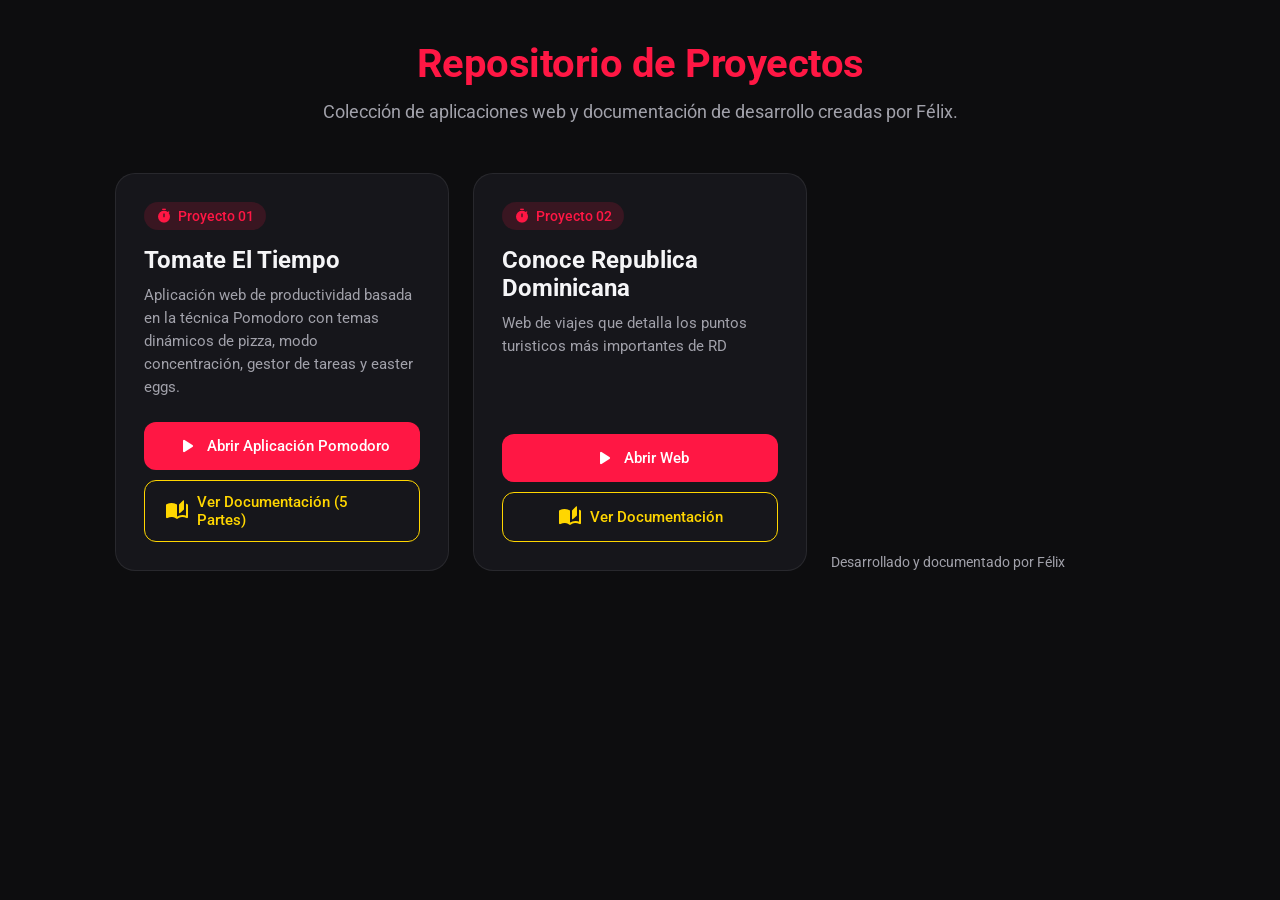
<file: index.html>
<!DOCTYPE html>
<html lang="es">
<head>
    <meta charset="UTF-8">
    <meta name="viewport" content="width=device-width, initial-scale=1.0">
    <title>Mis Proyectos - Portafolio Web</title>
    <link href="https://fonts.googleapis.com/css2?family=Roboto:wght@400;500;700&display=swap" rel="stylesheet">
    <link href="https://fonts.googleapis.com/icon?family=Material+Icons+Round" rel="stylesheet">
    <style>
        :root {
            --bg: #0D0D0F;
            --surface: #16161B;
            --primary: #FF1744;
            --secondary: #C95B63;
            --accent: #FFD600;
            --text: #F5F5F7;
            --text-muted: #A1A1AA;
        }

        * { box-sizing: border-box; margin: 0; padding: 0; }

        body {
            background-color: var(--bg);
            color: var(--text);
            font-family: 'Roboto', sans-serif;
            min-height: 100vh;
            padding: 40px 20px;
            display: flex;
            flex-direction: column;
            align-items: center;
        }

        header {
            text-align: center;
            max-width: 700px;
            margin-bottom: 48px;
        }

        header h1 {
            font-size: 2.5rem;
            color: var(--primary);
            margin-bottom: 12px;
            letter-spacing: -0.5px;
        }

        header p {
            color: var(--text-muted);
            font-size: 1.1rem;
            line-height: 1.5;
        }

        .grid {
            display: grid;
            grid-template-columns: repeat(auto-fit, minmax(320px, 1fr));
            gap: 24px;
            width: 100%;
            max-width: 1050px;
        }

        .card {
            background-color: var(--surface);
            border: 1px solid rgba(255, 255, 255, 0.08);
            border-radius: 20px;
            padding: 28px;
            display: flex;
            flex-direction: column;
            justify-content: space-between;
            transition: transform 0.25s ease, border-color 0.25s ease;
        }

        .card:hover {
            transform: translateY(-5px);
            border-color: var(--primary);
        }

        .badge {
            display: inline-flex;
            align-items: center;
            gap: 6px;
            background: rgba(255, 23, 68, 0.15);
            color: var(--primary);
            padding: 6px 12px;
            border-radius: 50px;
            font-size: 0.85rem;
            font-weight: 500;
            width: fit-content;
            margin-bottom: 16px;
        }

        .card h2 {
            font-size: 1.5rem;
            margin-bottom: 10px;
        }

        .card p {
            color: var(--text-muted);
            font-size: 0.95rem;
            line-height: 1.5;
            margin-bottom: 24px;
        }

        .actions {
            display: flex;
            flex-direction: column;
            gap: 10px;
        }

        .btn {
            display: flex;
            align-items: center;
            justify-content: center;
            gap: 8px;
            padding: 12px 20px;
            border-radius: 12px;
            text-decoration: none;
            font-weight: 500;
            font-size: 0.95rem;
            transition: opacity 0.2s, transform 0.2s;
        }

        .btn:hover { opacity: 0.9; transform: scale(1.01); }

        .btn-primary {
            background-color: var(--primary);
            color: #fff;
        }

        .btn-outline {
            background-color: transparent;
            border: 1.5px solid var(--accent);
            color: var(--accent);
        }

        /* Estilo para tarjetas de próximos proyectos */
        .card.placeholder {
            border-style: dashed;
            border-color: rgba(255, 255, 255, 0.15);
            opacity: 0.7;
        }

        footer {
            margin-top: auto;
            padding-top: 60px;
            color: var(--text-muted);
            font-size: 0.9rem;
        }
    </style>
</head>
<body>

    <header>
        <h1>Repositorio de Proyectos</h1>
        <p>Colección de aplicaciones web y documentación de desarrollo creadas por Félix.</p>
    </header>

    <main class="grid">
        <!-- PROYECTO 1: POMODORO -->
        <article class="card">
            <div>
                <span class="badge">
                    <span class="material-icons-round" style="font-size: 16px;">timer</span>
                    Proyecto 01
                </span>
                <h2>Tomate El Tiempo</h2>
                <p>Aplicación web de productividad basada en la técnica Pomodoro con temas dinámicos de pizza, modo concentración, gestor de tareas y easter eggs.</p>
            </div>
            <div class="actions">
                <a href="Pomodoro/index.html" class="btn btn-primary">
                    <span class="material-icons-round">play_arrow</span>
                    Abrir Aplicación Pomodoro
                </a>
                <a href="Pomodoro/explicacion.html" class="btn btn-outline">
                    <span class="material-icons-round">auto_stories</span>
                    Ver Documentación (5 Partes)
                </a>
            </div>
        </article>

        <!-- PLANTILLA PARA FUTURO PROYECTO 2 -->
         <article class="card">
            <div>
                <span class="badge">
                    <span class="material-icons-round" style="font-size: 16px;">timer</span>
                    Proyecto 02
                </span>
                <h2>Conoce Republica Dominicana</h2>
                <p>Web de viajes que detalla los puntos turisticos más importantes de RD</p>
            </div>
            <div class="actions">
                <a href="WebViajes/pruebaWeb/index.html" class="btn btn-primary">
                    <span class="material-icons-round">play_arrow</span>
                    Abrir Web
                </a>
                <a href="WebViajes/WebViajes.html" class="btn btn-outline">
                    <span class="material-icons-round">auto_stories</span>
                    Ver Documentación
                </a>
            </div>
        </article>

    <footer>
        Desarrollado y documentado por Félix
    </footer>

</body>
</html>
</file>
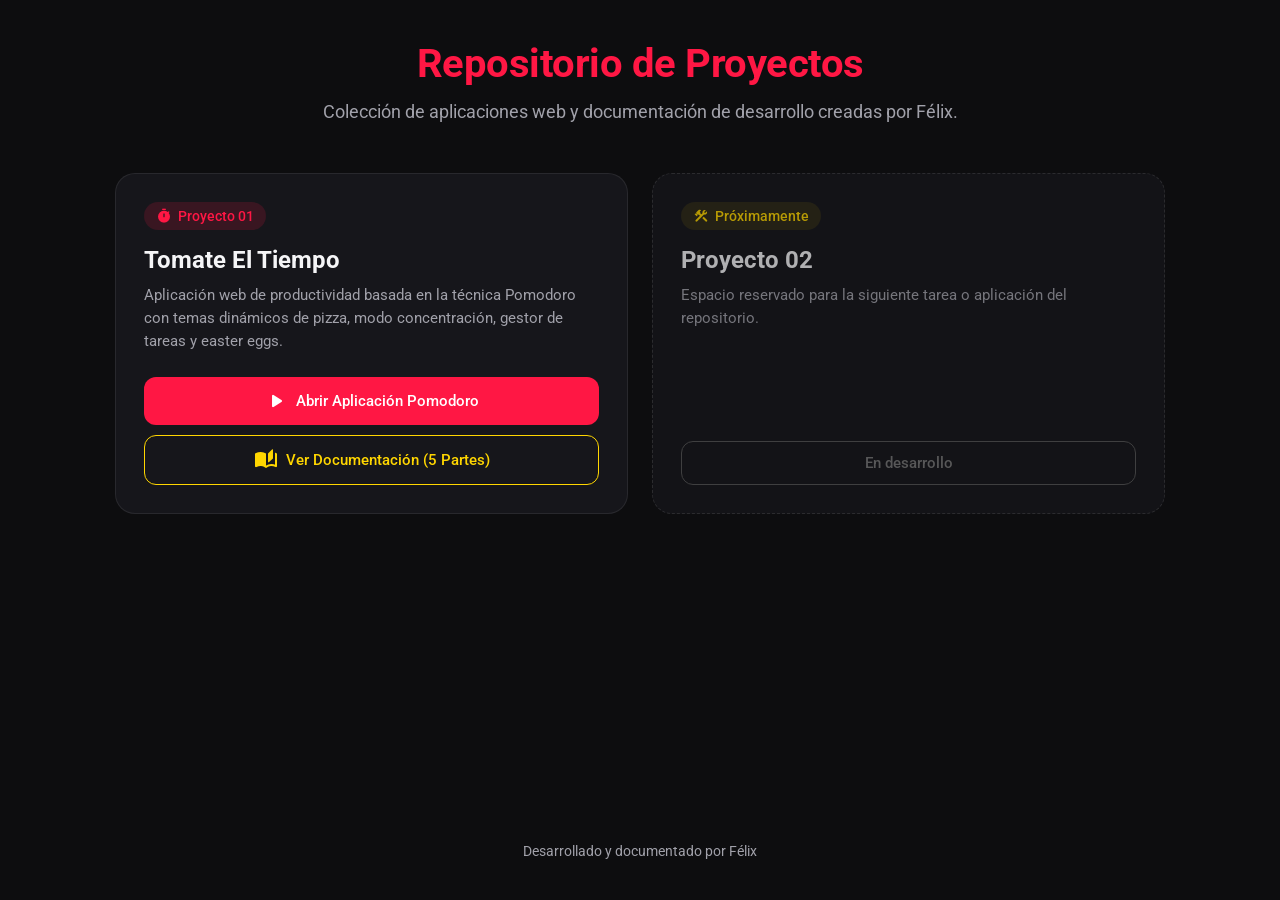
<file: gemini-code-1794822355577.html>
<!DOCTYPE html>
<html lang="es">
<head>
    <meta charset="UTF-8">
    <meta name="viewport" content="width=device-width, initial-scale=1.0">
    <title>Mis Proyectos - Portafolio Web</title>
    <link href="https://fonts.googleapis.com/css2?family=Roboto:wght@400;500;700&display=swap" rel="stylesheet">
    <link href="https://fonts.googleapis.com/icon?family=Material+Icons+Round" rel="stylesheet">
    <style>
        :root {
            --bg: #0D0D0F;
            --surface: #16161B;
            --primary: #FF1744;
            --secondary: #C95B63;
            --accent: #FFD600;
            --text: #F5F5F7;
            --text-muted: #A1A1AA;
        }

        * { box-sizing: border-box; margin: 0; padding: 0; }

        body {
            background-color: var(--bg);
            color: var(--text);
            font-family: 'Roboto', sans-serif;
            min-height: 100vh;
            padding: 40px 20px;
            display: flex;
            flex-direction: column;
            align-items: center;
        }

        header {
            text-align: center;
            max-width: 700px;
            margin-bottom: 48px;
        }

        header h1 {
            font-size: 2.5rem;
            color: var(--primary);
            margin-bottom: 12px;
            letter-spacing: -0.5px;
        }

        header p {
            color: var(--text-muted);
            font-size: 1.1rem;
            line-height: 1.5;
        }

        .grid {
            display: grid;
            grid-template-columns: repeat(auto-fit, minmax(320px, 1fr));
            gap: 24px;
            width: 100%;
            max-width: 1050px;
        }

        .card {
            background-color: var(--surface);
            border: 1px solid rgba(255, 255, 255, 0.08);
            border-radius: 20px;
            padding: 28px;
            display: flex;
            flex-direction: column;
            justify-content: space-between;
            transition: transform 0.25s ease, border-color 0.25s ease;
        }

        .card:hover {
            transform: translateY(-5px);
            border-color: var(--primary);
        }

        .badge {
            display: inline-flex;
            align-items: center;
            gap: 6px;
            background: rgba(255, 23, 68, 0.15);
            color: var(--primary);
            padding: 6px 12px;
            border-radius: 50px;
            font-size: 0.85rem;
            font-weight: 500;
            width: fit-content;
            margin-bottom: 16px;
        }

        .card h2 {
            font-size: 1.5rem;
            margin-bottom: 10px;
        }

        .card p {
            color: var(--text-muted);
            font-size: 0.95rem;
            line-height: 1.5;
            margin-bottom: 24px;
        }

        .actions {
            display: flex;
            flex-direction: column;
            gap: 10px;
        }

        .btn {
            display: flex;
            align-items: center;
            justify-content: center;
            gap: 8px;
            padding: 12px 20px;
            border-radius: 12px;
            text-decoration: none;
            font-weight: 500;
            font-size: 0.95rem;
            transition: opacity 0.2s, transform 0.2s;
        }

        .btn:hover { opacity: 0.9; transform: scale(1.01); }

        .btn-primary {
            background-color: var(--primary);
            color: #fff;
        }

        .btn-outline {
            background-color: transparent;
            border: 1.5px solid var(--accent);
            color: var(--accent);
        }

        /* Estilo para tarjetas de próximos proyectos */
        .card.placeholder {
            border-style: dashed;
            border-color: rgba(255, 255, 255, 0.15);
            opacity: 0.7;
        }

        footer {
            margin-top: auto;
            padding-top: 60px;
            color: var(--text-muted);
            font-size: 0.9rem;
        }
    </style>
</head>
<body>

    <header>
        <h1>Repositorio de Proyectos</h1>
        <p>Colección de aplicaciones web y documentación de desarrollo creadas por Félix.</p>
    </header>

    <main class="grid">
        <!-- PROYECTO 1: POMODORO -->
        <article class="card">
            <div>
                <span class="badge">
                    <span class="material-icons-round" style="font-size: 16px;">timer</span>
                    Proyecto 01
                </span>
                <h2>Tomate El Tiempo</h2>
                <p>Aplicación web de productividad basada en la técnica Pomodoro con temas dinámicos de pizza, modo concentración, gestor de tareas y easter eggs.</p>
            </div>
            <div class="actions">
                <a href="pomodoro/index.html" class="btn btn-primary">
                    <span class="material-icons-round">play_arrow</span>
                    Abrir Aplicación Pomodoro
                </a>
                <a href="pomodoro/explicacion.html" class="btn btn-outline">
                    <span class="material-icons-round">auto_stories</span>
                    Ver Documentación (5 Partes)
                </a>
            </div>
        </article>

        <!-- PLANTILLA PARA FUTURO PROYECTO 2 -->
        <article class="card placeholder">
            <div>
                <span class="badge" style="background: rgba(255,214,0,0.1); color: var(--accent);">
                    <span class="material-icons-round" style="font-size: 16px;">construction</span>
                    Próximamente
                </span>
                <h2>Proyecto 02</h2>
                <p>Espacio reservado para la siguiente tarea o aplicación del repositorio.</p>
            </div>
            <div class="actions">
                <a href="#" class="btn btn-outline" style="border-color: #555; color: #777; pointer-events: none;">
                    En desarrollo
                </a>
            </div>
        </article>
    </main>

    <footer>
        Desarrollado y documentado por Félix
    </footer>

</body>
</html>
</file>
